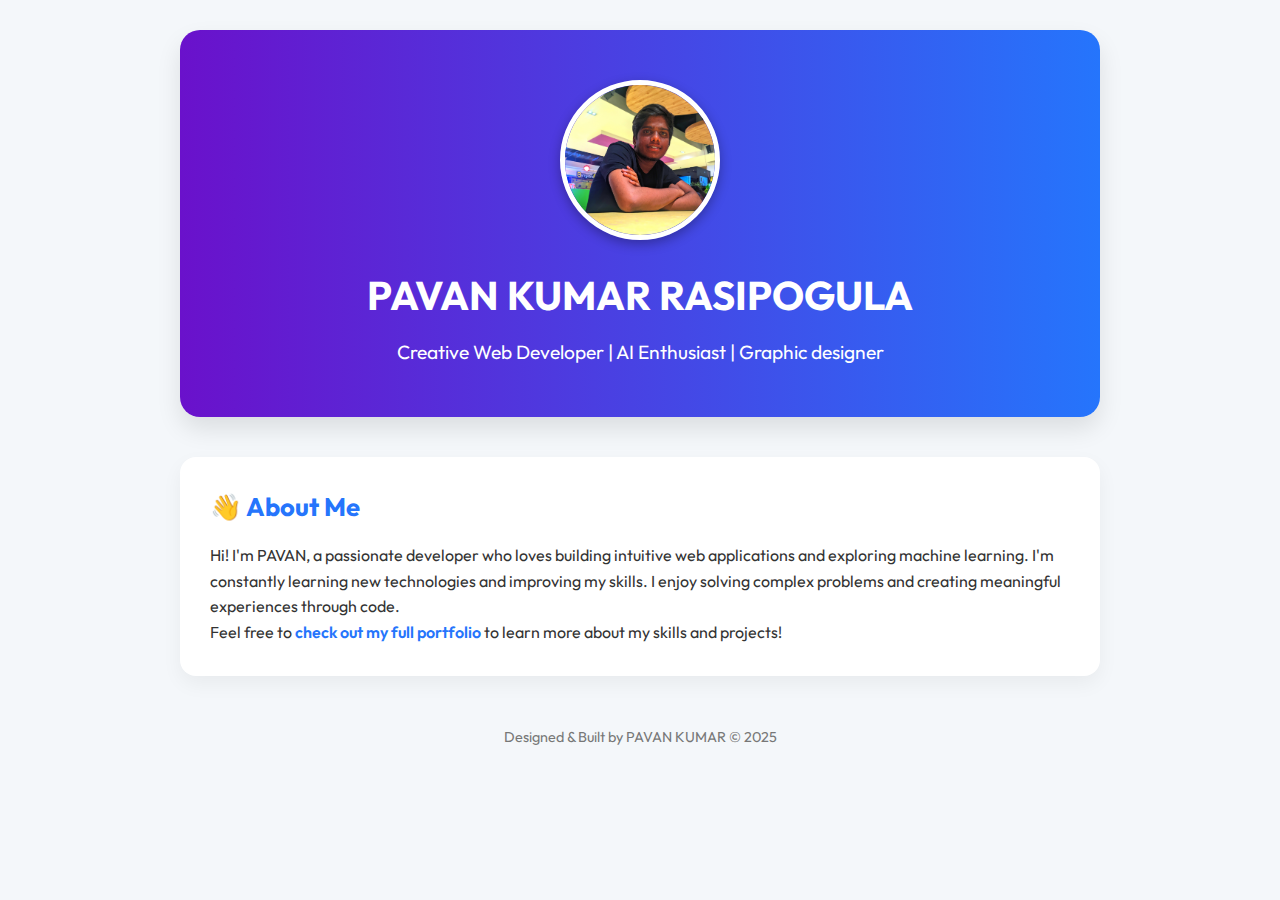
<file: index.html>
<!DOCTYPE html>
<html lang="en">
<head>
  <meta charset="UTF-8" />
  <meta name="viewport" content="width=device-width, initial-scale=1.0"/>
  <title>PAVAN KUMAR RASIPOGULA | Portfolio</title>
  <link rel="stylesheet" href="style.css"/>
  <link href="https://fonts.googleapis.com/css2?family=Outfit:wght@400;600;700&display=swap" rel="stylesheet">
</head>
<body>
  <div class="wrapper">
    <header>
      <div class="profile-container">
        <img src="profile.jpg" alt="PAVAN KUMAR RASIPOGULA" class="profile-pic"/>
        <h1>PAVAN KUMAR RASIPOGULA</h1>
        <p class="tagline">Creative Web Developer | AI Enthusiast | Graphic designer</p>
      </div>
    </header>

    <section class="about">
      <h2>👋 About Me</h2>
      <p>Hi! I'm PAVAN, a passionate developer who loves building intuitive web applications and exploring machine learning. I'm constantly learning new technologies and improving my skills. I enjoy solving complex problems and creating meaningful experiences through code.</p>
      <p>Feel free to <a href="portfolio.html">check out my full portfolio</a> to learn more about my skills and projects!</p>
    </section>

    <footer>
      <p>Designed & Built by PAVAN KUMAR © 2025</p>
    </footer>
  </div>
</body>
</html>
</file>
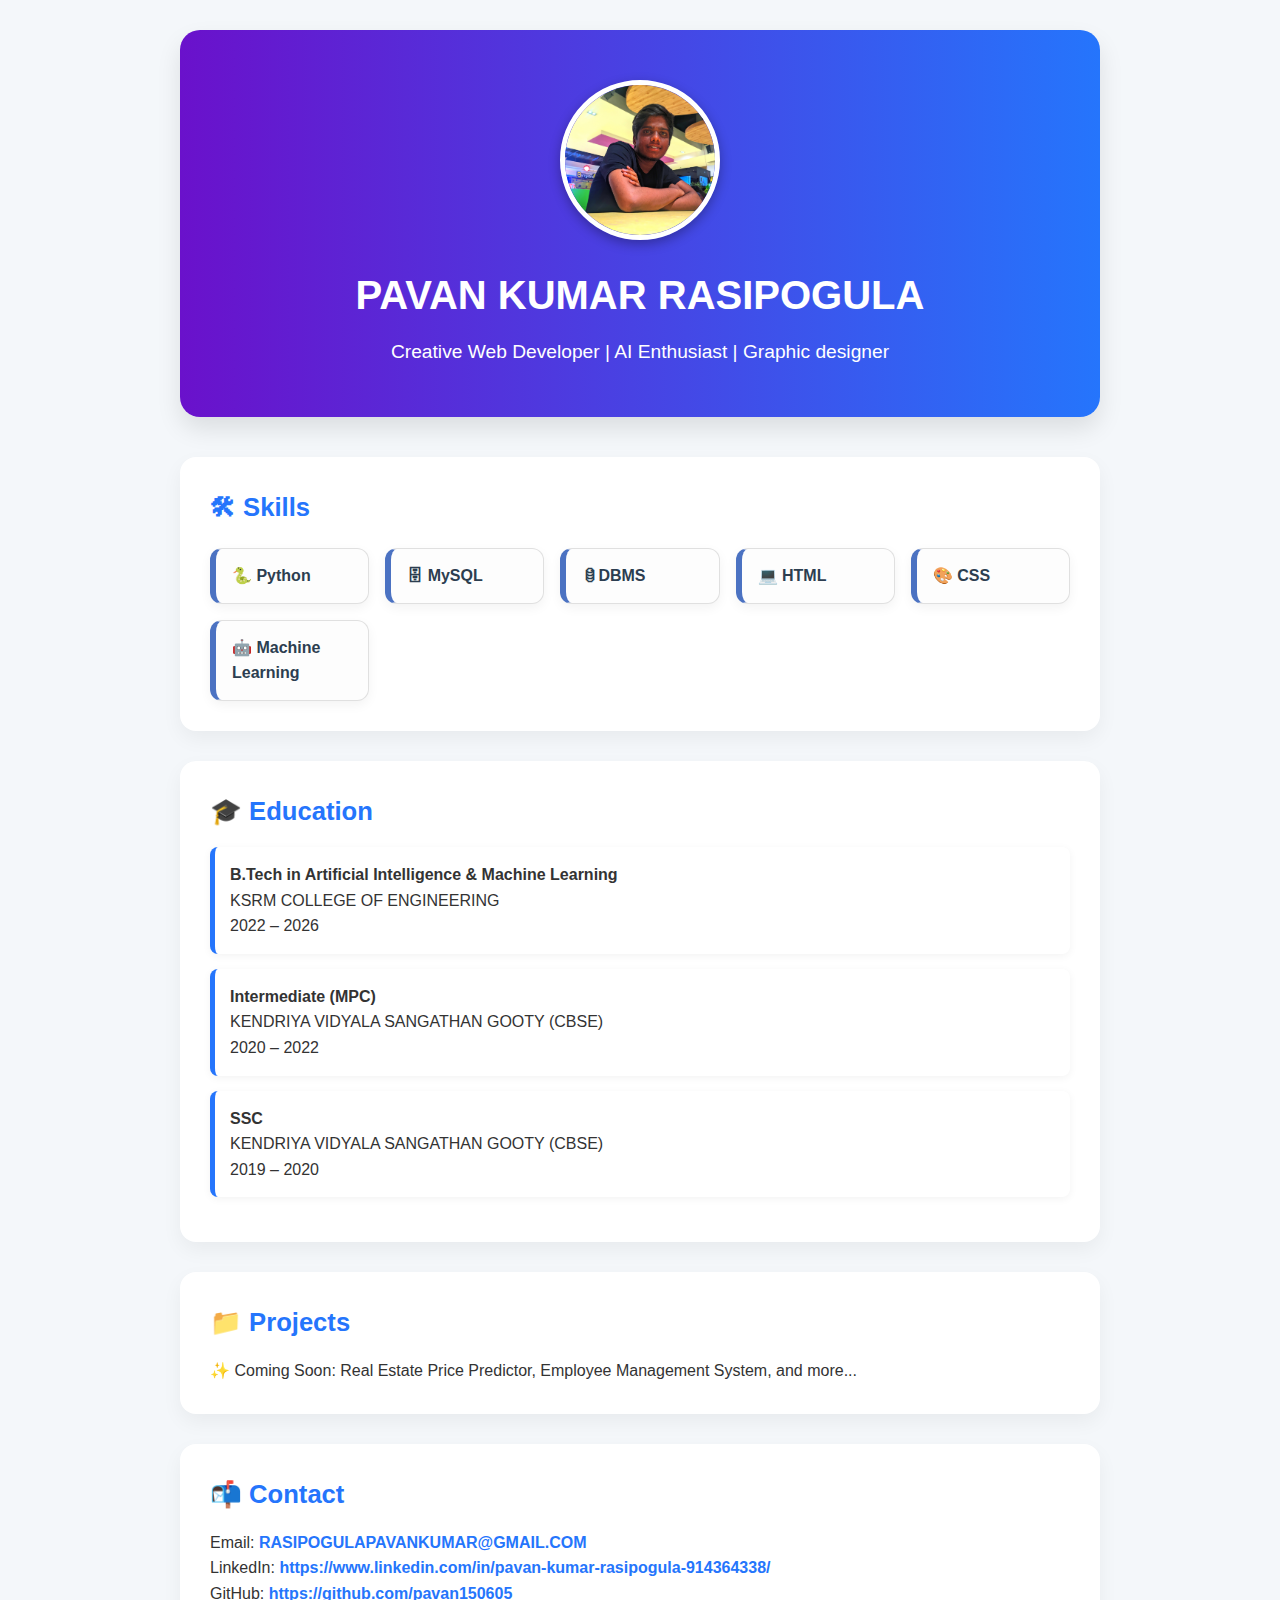
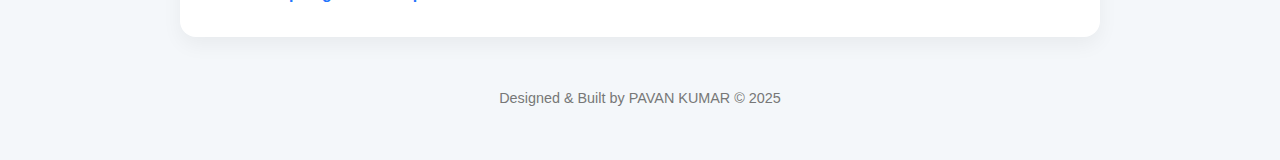
<file: portfolio.html>
<!DOCTYPE html>
<html lang="en">
<head>
  <meta charset="UTF-8" />
  <meta name="viewport" content="width=device-width, initial-scale=1.0"/>
  <title>PAVAN KUMAR RASIPOGULA | Portfolio</title>
  <link rel="stylesheet" href="style.css"/>
</head>
<body>
  <div class="wrapper">
    <header>
      <div class="profile-container">
        <img src="profile.jpg" alt="PAVAN KUMAR RASIPOGULA" class="profile-pic"/>
        <h1>PAVAN KUMAR RASIPOGULA</h1>
        <p class="tagline">Creative Web Developer | AI Enthusiast | Graphic designer </p>
      </div>
    </header>

    <section class="skills">
        <h2>🛠 Skills</h2>
        <div class="skills-grid">
          <div class="skill-card">🐍 Python</div>
          <div class="skill-card">🗄 MySQL</div>
          <div class="skill-card">🛢DBMS</div>
          <div class="skill-card">💻 HTML</div>
          <div class="skill-card">🎨 CSS</div>
          <div class="skill-card">🤖 Machine Learning</div>
        </div>
    </section>

    <section class="education">
      <h2>🎓 Education</h2>
      <ul>
        <li>
          <strong>B.Tech in Artificial Intelligence & Machine Learning</strong><br/>
          KSRM COLLEGE OF ENGINEERING<br/>
          2022 – 2026
        </li>
        <li>
          <strong>Intermediate (MPC)</strong><br/>
          KENDRIYA VIDYALA SANGATHAN GOOTY (CBSE)<br/>
          2020 – 2022
        </li>
        <li>
          <strong>SSC</strong><br/>
          KENDRIYA VIDYALA SANGATHAN GOOTY (CBSE)<br/>
          2019 – 2020
        </li>
      </ul>
    </section>

    <section class="projects">
      <h2>📁 Projects</h2>
      <p>✨ Coming Soon: Real Estate Price Predictor, Employee Management System, and more...</p>
    </section>

    <section class="contact">
      <h2>📬 Contact</h2>
      <p>Email: <a href="mailto:you@example.com">RASIPOGULAPAVANKUMAR@GMAIL.COM</a></p>
      <p>LinkedIn: <a href="https://linkedin.com" target="_blank">https://www.linkedin.com/in/pavan-kumar-rasipogula-914364338/</a></p>
      <p>GitHub: <a href="https://github.com" target="_blank">https://github.com/pavan150605</a></p>
    </section>

    <footer>
      <p>Designed & Built by PAVAN KUMAR © 2025</p>
    </footer>
  </div>
</body>
</html>
</file>
<file: style.css>
* {
  margin: 0;
  padding: 0;
  box-sizing: border-box;
}

body {
  font-family: 'Outfit', sans-serif;
  background-color: #f4f7fa; /* Light, professional background */
  color: #333; /* Dark gray text for better readability */
  line-height: 1.6;
}

.wrapper {
  max-width: 960px;
  margin: 0 auto;
  padding: 30px 20px;
}

header {
  background: linear-gradient(to right, #6a11cb, #2575fc); /* Modern gradient for header */
  color: white;
  padding: 50px 20px;
  border-radius: 20px;
  text-align: center;
  margin-bottom: 40px;
  box-shadow: 0 12px 25px rgba(0, 0, 0, 0.1);
}

.profile-pic {
  width: 160px;
  height: 160px;
  border-radius: 50%;
  object-fit: cover;
  border: 5px solid white;
  box-shadow: 0 4px 12px rgba(0, 0, 0, 0.3);
  margin-bottom: 15px;
  transition: transform 0.4s ease;
}

.profile-pic:hover {
  transform: scale(1.05);
}

h1 {
  font-size: 2.5rem;
  margin-bottom: 10px;
}

.tagline {
  font-size: 1.2rem;
  font-weight: 400;
}

section {
  background: white;
  padding: 30px;
  margin-bottom: 30px;
  border-radius: 16px;
  box-shadow: 0 8px 20px rgba(0, 0, 0, 0.05);
}

h2 {
  color: #2575fc; /* Consistent header color for professional look */
  margin-bottom: 15px;
  font-size: 1.6rem;
}

.skills-grid {
  display: grid;
  grid-template-columns: repeat(auto-fit, minmax(140px, 1fr));
  gap: 16px;
  margin-top: 20px;
}

.skill-card {
  background: #fdfdfd;
  color: #2c3e50;
  border: 1px solid #e0e0e0;
  border-left: 6px solid #4b72c2;
  padding: 14px 16px;
  border-radius: 12px;
  box-shadow: 0 4px 12px rgba(0, 0, 0, 0.05);
  font-weight: 600;
  font-size: 1rem;
  transition: all 0.3s ease;
  text-align: left;
}

.skill-card:hover {
  transform: translateY(-3px);
  background-color: #eaf1fb;
  border-left-color: #2959a8;
}



a {
  color: #2575fc; /* Professional blue for links */
  text-decoration: none;
  font-weight: 600;
}

a:hover {
  text-decoration: underline;
}

footer {
  text-align: center;
  padding: 20px;
  font-size: 0.9rem;
  color: #777;
}

.education ul {
  list-style-type: none;
  padding-left: 0;
}

.education li {
  background: #ffffff;
  padding: 15px;
  margin-bottom: 15px;
  border-left: 5px solid #2575fc; /* Blue accent for education list */
  box-shadow: 0 2px 8px rgba(0, 0, 0, 0.05);
  border-radius: 8px;
  font-size: 1rem;
}
</file>
